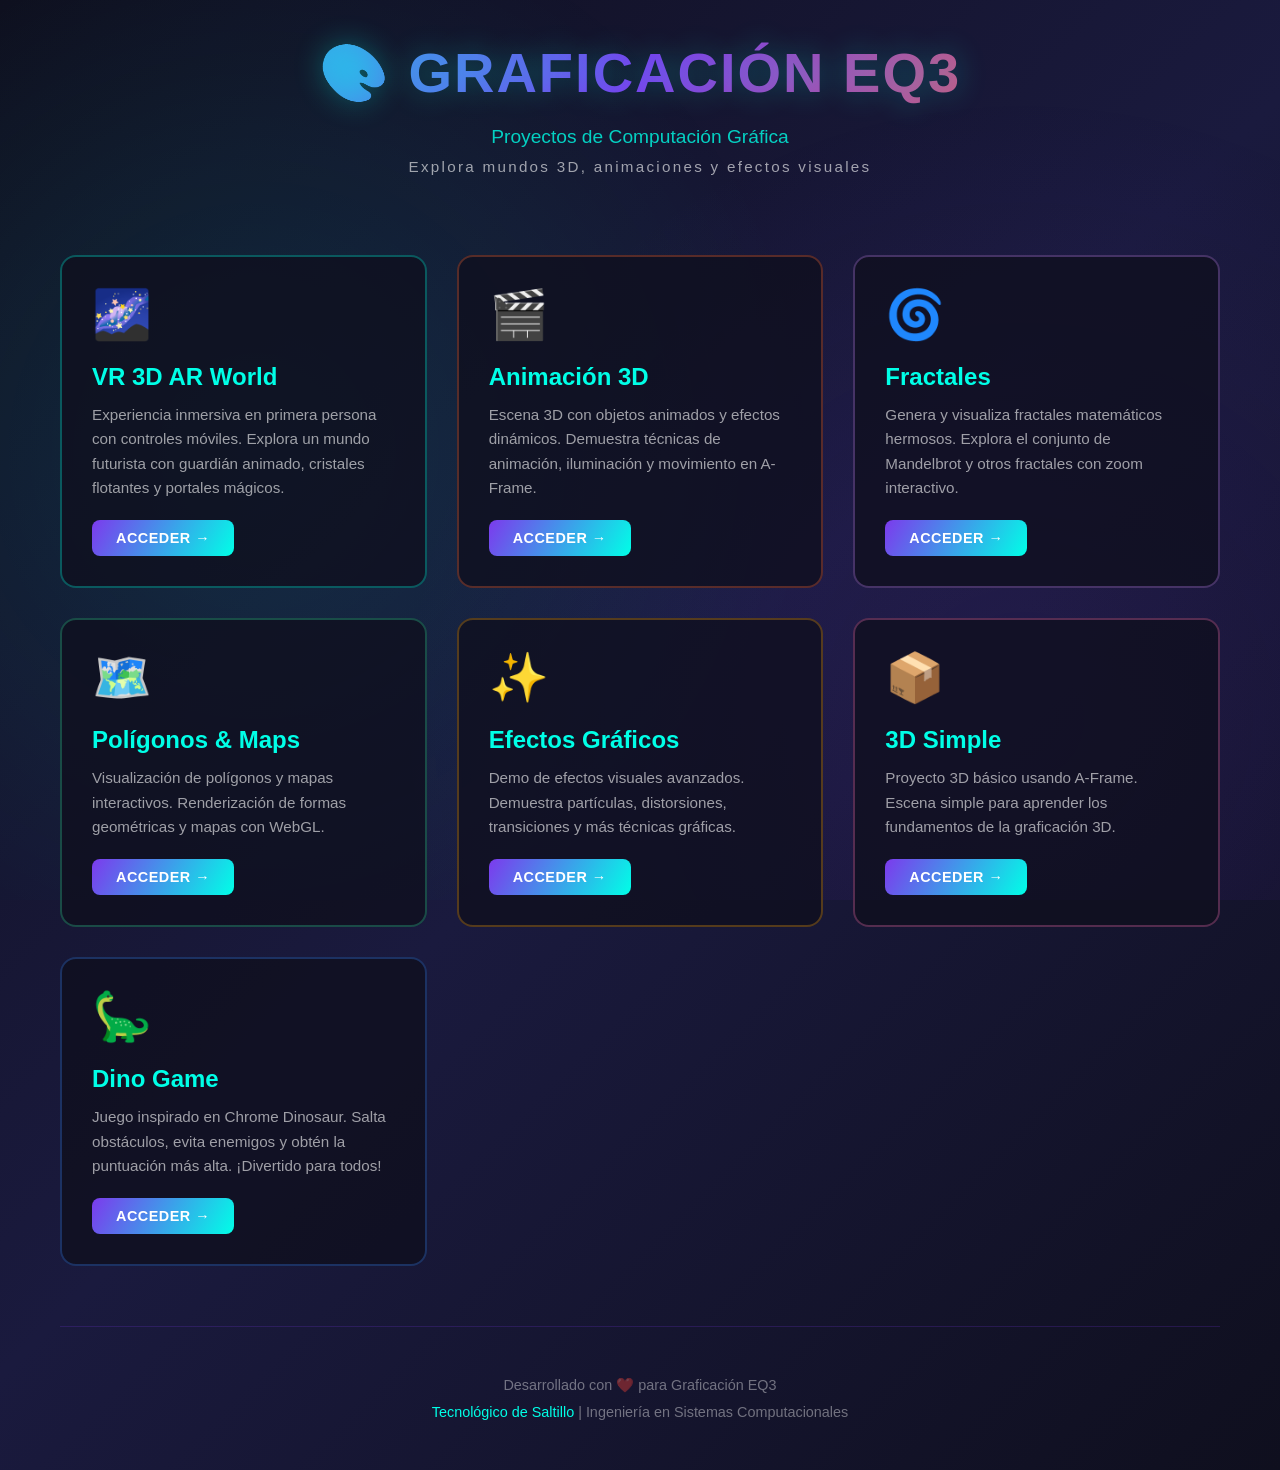
<file: index.html>
<!DOCTYPE html>
<html lang="es">
<head>
    <meta charset="UTF-8">
    <meta name="viewport" content="width=device-width, initial-scale=1.0">
    <title>Graficación EQ3 - Proyectos</title>
    <style>
        * {
            margin: 0;
            padding: 0;
            box-sizing: border-box;
        }

        body {
            font-family: 'Segoe UI', Tahoma, Geneva, Verdana, sans-serif;
            background: linear-gradient(135deg, #0f0f1e 0%, #1a1a3e 50%, #0f0f1e 100%);
            color: #ffffff;
            min-height: 100vh;
            overflow-x: hidden;
        }

        /* Animated background */
        body::before {
            content: '';
            position: fixed;
            top: 0;
            left: 0;
            width: 100%;
            height: 100%;
            background: radial-gradient(circle at 20% 50%, rgba(0, 255, 231, 0.1) 0%, transparent 50%),
                        radial-gradient(circle at 80% 80%, rgba(124, 58, 237, 0.1) 0%, transparent 50%);
            pointer-events: none;
            z-index: 0;
            animation: glow 8s ease-in-out infinite;
        }

        @keyframes glow {
            0%, 100% {
                opacity: 0.5;
            }
            50% {
                opacity: 1;
            }
        }

        .container {
            position: relative;
            z-index: 1;
            max-width: 1200px;
            margin: 0 auto;
            padding: 40px 20px;
        }

        /* Header */
        header {
            text-align: center;
            margin-bottom: 80px;
            animation: slideDown 0.8s ease-out;
        }

        @keyframes slideDown {
            from {
                opacity: 0;
                transform: translateY(-30px);
            }
            to {
                opacity: 1;
                transform: translateY(0);
            }
        }

        h1 {
            font-size: 3.5rem;
            margin-bottom: 20px;
            background: linear-gradient(120deg, #00ffe7, #7c3aed, #ff6b35);
            -webkit-background-clip: text;
            -webkit-text-fill-color: transparent;
            background-clip: text;
            text-shadow: 0 0 30px rgba(0, 255, 231, 0.3);
            letter-spacing: 2px;
        }

        .subtitle {
            font-size: 1.2rem;
            color: #00ffe7;
            opacity: 0.8;
            margin-bottom: 10px;
        }

        .tagline {
            font-size: 0.95rem;
            color: #ffffff99;
            letter-spacing: 0.15em;
        }

        /* Grid */
        .projects-grid {
            display: grid;
            grid-template-columns: repeat(auto-fit, minmax(300px, 1fr));
            gap: 30px;
            margin-bottom: 60px;
        }

        /* Project Card */
        .project-card {
            background: rgba(15, 15, 30, 0.8);
            border: 2px solid rgba(124, 58, 237, 0.3);
            border-radius: 16px;
            padding: 30px;
            cursor: pointer;
            transition: all 0.4s cubic-bezier(0.4, 0, 0.2, 1);
            overflow: hidden;
            position: relative;
            animation: fadeInUp 0.6s ease-out backwards;
        }

        .project-card:nth-child(1) { animation-delay: 0.1s; }
        .project-card:nth-child(2) { animation-delay: 0.2s; }
        .project-card:nth-child(3) { animation-delay: 0.3s; }
        .project-card:nth-child(4) { animation-delay: 0.4s; }
        .project-card:nth-child(5) { animation-delay: 0.5s; }
        .project-card:nth-child(6) { animation-delay: 0.6s; }
        .project-card:nth-child(7) { animation-delay: 0.7s; }

        @keyframes fadeInUp {
            from {
                opacity: 0;
                transform: translateY(40px);
            }
            to {
                opacity: 1;
                transform: translateY(0);
            }
        }

        .project-card::before {
            content: '';
            position: absolute;
            top: 0;
            left: -100%;
            width: 100%;
            height: 100%;
            background: linear-gradient(90deg, transparent, rgba(255, 255, 255, 0.1), transparent);
            transition: left 0.6s;
        }

        .project-card:hover::before {
            left: 100%;
        }

        .project-card:hover {
            transform: translateY(-10px);
            border-color: rgba(0, 255, 231, 0.6);
            box-shadow: 0 20px 40px rgba(0, 255, 231, 0.2), 
                        0 0 20px rgba(124, 58, 237, 0.3);
            background: rgba(15, 15, 30, 0.95);
        }

        .project-icon {
            font-size: 3rem;
            margin-bottom: 20px;
            display: block;
        }

        .project-card h2 {
            font-size: 1.5rem;
            margin-bottom: 12px;
            color: #00ffe7;
            transition: color 0.3s;
        }

        .project-card:hover h2 {
            color: #ff6b35;
        }

        .project-card p {
            color: #ffffff99;
            line-height: 1.6;
            font-size: 0.95rem;
            margin-bottom: 20px;
        }

        .project-link {
            display: inline-block;
            padding: 10px 24px;
            background: linear-gradient(120deg, #7c3aed, #00ffe7);
            border: none;
            border-radius: 8px;
            color: white;
            text-decoration: none;
            font-weight: 600;
            cursor: pointer;
            transition: all 0.3s;
            font-size: 0.9rem;
            letter-spacing: 0.5px;
        }

        .project-link:hover {
            transform: translate(5px, -2px);
            box-shadow: 0 10px 25px rgba(0, 255, 231, 0.3);
        }

        /* Color variations for each card */
        .project-card:nth-child(1) {
            border-color: rgba(0, 255, 231, 0.3);
        }
        .project-card:nth-child(1):hover {
            box-shadow: 0 20px 40px rgba(0, 255, 231, 0.2), 0 0 20px rgba(0, 255, 231, 0.3);
        }

        .project-card:nth-child(2) {
            border-color: rgba(255, 107, 53, 0.3);
        }
        .project-card:nth-child(2):hover {
            box-shadow: 0 20px 40px rgba(255, 107, 53, 0.2), 0 0 20px rgba(255, 107, 53, 0.3);
        }

        .project-card:nth-child(3) {
            border-color: rgba(192, 132, 252, 0.3);
        }
        .project-card:nth-child(3):hover {
            box-shadow: 0 20px 40px rgba(192, 132, 252, 0.2), 0 0 20px rgba(192, 132, 252, 0.3);
        }

        .project-card:nth-child(4) {
            border-color: rgba(52, 211, 153, 0.3);
        }
        .project-card:nth-child(4):hover {
            box-shadow: 0 20px 40px rgba(52, 211, 153, 0.2), 0 0 20px rgba(52, 211, 153, 0.3);
        }

        .project-card:nth-child(5) {
            border-color: rgba(245, 158, 11, 0.3);
        }
        .project-card:nth-child(5):hover {
            box-shadow: 0 20px 40px rgba(245, 158, 11, 0.2), 0 0 20px rgba(245, 158, 11, 0.3);
        }

        .project-card:nth-child(6) {
            border-color: rgba(244, 114, 182, 0.3);
        }
        .project-card:nth-child(6):hover {
            box-shadow: 0 20px 40px rgba(244, 114, 182, 0.2), 0 0 20px rgba(244, 114, 182, 0.3);
        }

        .project-card:nth-child(7) {
            border-color: rgba(59, 130, 246, 0.3);
        }
        .project-card:nth-child(7):hover {
            box-shadow: 0 20px 40px rgba(59, 130, 246, 0.2), 0 0 20px rgba(59, 130, 246, 0.3);
        }

        /* Footer */
        footer {
            text-align: center;
            padding-top: 40px;
            border-top: 1px solid rgba(124, 58, 237, 0.2);
            color: #ffffff66;
            font-size: 0.9rem;
        }

        footer p {
            margin: 10px 0;
        }

        .footer-highlight {
            color: #00ffe7;
        }

        /* Responsive */
        @media (max-width: 768px) {
            h1 {
                font-size: 2.5rem;
            }

            .projects-grid {
                grid-template-columns: 1fr;
            }

            header {
                margin-bottom: 50px;
            }
        }

        /* Pulse animation for footer */
        @keyframes pulse {
            0%, 100% { opacity: 1; }
            50% { opacity: 0.5; }
        }

        .footer-highlight {
            animation: pulse 2s ease-in-out infinite;
        }
    </style>
</head>
<body>
    <div class="container">
        <header>
            <h1>🎨 GRAFICACIÓN EQ3</h1>
            <p class="subtitle">Proyectos de Computación Gráfica</p>
            <p class="tagline">Explora mundos 3D, animaciones y efectos visuales</p>
        </header>

        <div class="projects-grid">
            <!-- VR 3D -->
            <div class="project-card">
                <span class="project-icon">🌌</span>
                <h2>VR 3D AR World</h2>
                <p>Experiencia inmersiva en primera persona con controles móviles. Explora un mundo futurista con guardián animado, cristales flotantes y portales mágicos.</p>
                <a href="VR 3D/index.html" class="project-link">ACCEDER →</a>
            </div>

            <!-- Animación 3D -->
            <div class="project-card">
                <span class="project-icon">🎬</span>
                <h2>Animación 3D</h2>
                <p>Escena 3D con objetos animados y efectos dinámicos. Demuestra técnicas de animación, iluminación y movimiento en A-Frame.</p>
                <a href="animacion_3D/index.html" class="project-link">ACCEDER →</a>
            </div>

            <!-- Fractales -->
            <div class="project-card">
                <span class="project-icon">🌀</span>
                <h2>Fractales</h2>
                <p>Genera y visualiza fractales matemáticos hermosos. Explora el conjunto de Mandelbrot y otros fractales con zoom interactivo.</p>
                <a href="Fractal/fractal.html" class="project-link">ACCEDER →</a>
            </div>

            <!-- Polígonos & Maps -->
            <div class="project-card">
                <span class="project-icon">🗺️</span>
                <h2>Polígonos & Maps</h2>
                <p>Visualización de polígonos y mapas interactivos. Renderización de formas geométricas y mapas con WebGL.</p>
                <a href="Poligonos_Maps/index.html" class="project-link">ACCEDER →</a>
            </div>

            <!-- Efectos Gráficos -->
            <div class="project-card">
                <span class="project-icon">✨</span>
                <h2>Efectos Gráficos</h2>
                <p>Demo de efectos visuales avanzados. Demuestra partículas, distorsiones, transiciones y más técnicas gráficas.</p>
                <a href="Efectos_Graficos/index.html" class="project-link">ACCEDER →</a>
            </div>

            <!-- 3D Simple -->
            <div class="project-card">
                <span class="project-icon">📦</span>
                <h2>3D Simple</h2>
                <p>Proyecto 3D básico usando A-Frame. Escena simple para aprender los fundamentos de la graficación 3D.</p>
                <a href="3D/index.html" class="project-link">ACCEDER →</a>
            </div>

            <!-- Dino Game -->
            <div class="project-card">
                <span class="project-icon">🦕</span>
                <h2>Dino Game</h2>
                <p>Juego inspirado en Chrome Dinosaur. Salta obstáculos, evita enemigos y obtén la puntuación más alta. ¡Divertido para todos!</p>
                <a href="DinoGame/index.html" class="project-link">ACCEDER →</a>
            </div>
        </div>

        <footer>
            <p>Desarrollado con ❤️ para Graficación EQ3</p>
            <p><span class="footer-highlight">Tecnológico de Saltillo</span> | Ingeniería en Sistemas Computacionales</p>
        </footer>
    </div>

    <script>
        // Smooth scroll behavior
        document.querySelectorAll('a[href^="#"]').forEach(anchor => {
            anchor.addEventListener('click', function (e) {
                e.preventDefault();
                const target = document.querySelector(this.getAttribute('href'));
                if (target) {
                    target.scrollIntoView({ behavior: 'smooth' });
                }
            });
        });

        // Particle effect on card hover (opcional)
        const cards = document.querySelectorAll('.project-card');
        cards.forEach(card => {
            card.addEventListener('mouseenter', (e) => {
                const rect = card.getBoundingClientRect();
                const x = e.clientX - rect.left;
                const y = e.clientY - rect.top;

                const sparkle = document.createElement('div');
                sparkle.style.position = 'absolute';
                sparkle.style.left = x + 'px';
                sparkle.style.top = y + 'px';
                sparkle.style.width = '10px';
                sparkle.style.height = '10px';
                sparkle.style.borderRadius = '50%';
                sparkle.style.background = 'radial-gradient(circle, #00ffe7, transparent)';
                sparkle.style.pointerEvents = 'none';
                sparkle.style.opacity = '0.8';
                
                card.appendChild(sparkle);
                
                setTimeout(() => sparkle.remove(), 300);
            });
        });
    </script>
</body>
</html>
</file>
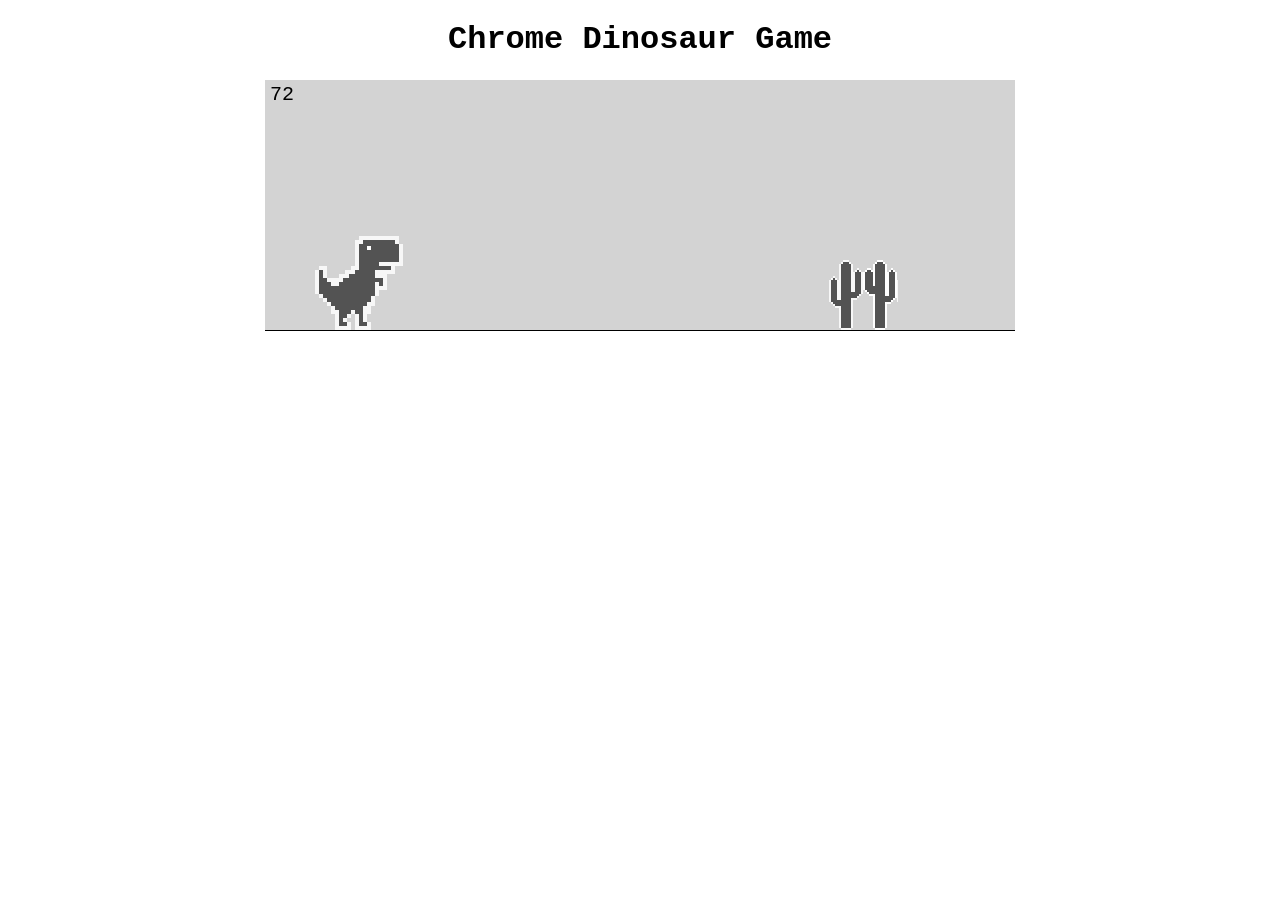
<file: DinoGame/index.html>
<!DOCTYPE html>
<html>
    <head>
        <meta charset="UTF-8">
        <meta name="viewport", content="width=device-width, initial-scale=1.0">
        <title>Chrome Dinosaur Game</title>
        <link rel="stylesheet" href="dino.css">
        <script src="dino.js"></script>
    </head>
    <body>
        <h1>Chrome Dinosaur Game</h1>
        <canvas id="board"></canvas>
    </body>
</html>
</file>
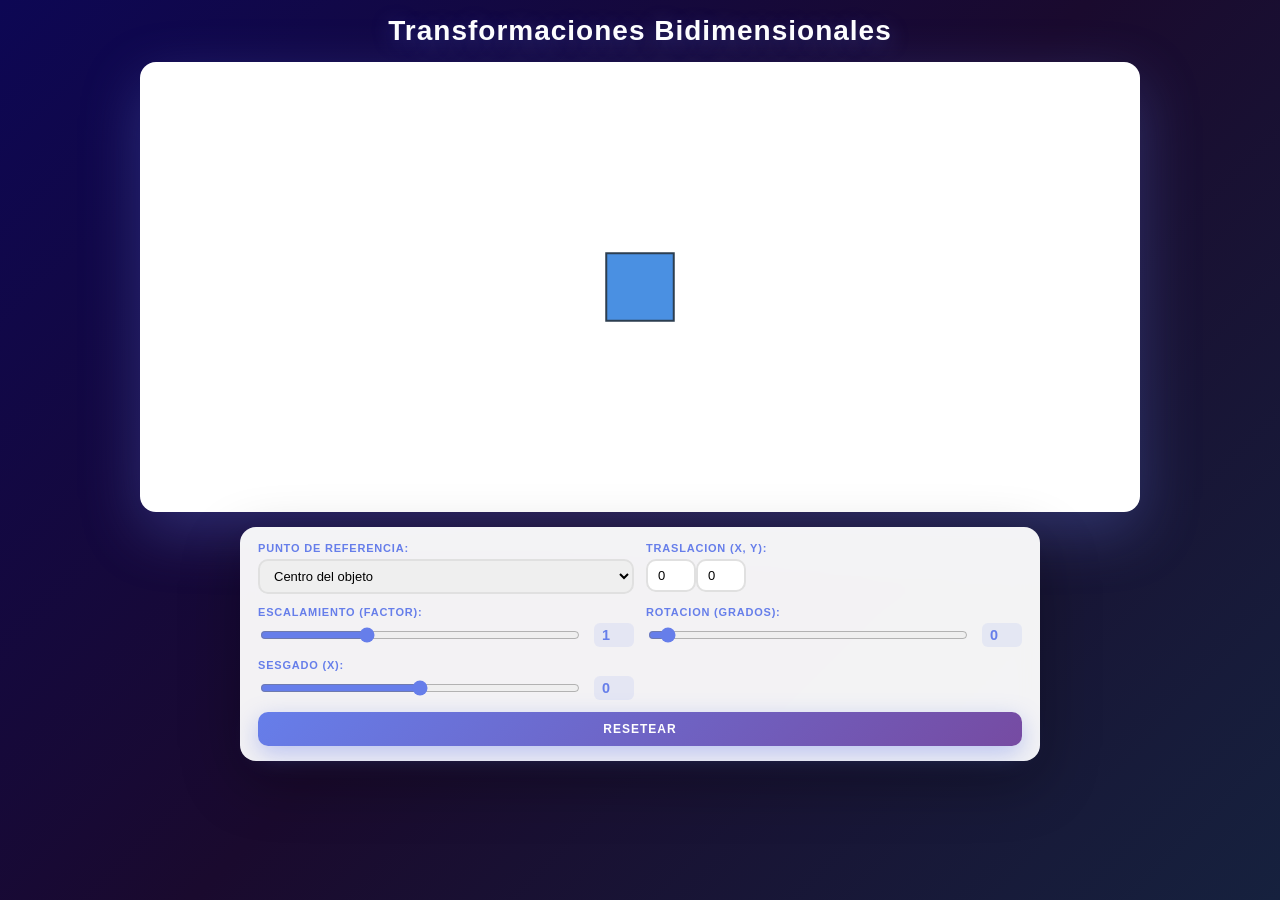
<file: Efectos_Graficos/index.html>
<!DOCTYPE html>
<html lang="es">
<head>
    <meta charset="UTF-8">
    <title>Transformaciones 2D - Graficacion</title>
    <link rel="stylesheet" href="styles.css">
</head>
<body>

    <h2 id="titulo">Transformaciones Bidimensionales</h2>
    
    <canvas id="canvas"></canvas>

    <div class="controls">
        <div class="control-group">
            <label>Punto de referencia:</label>
            <select id="pivot">
                <option value="center">Centro del objeto</option>
                <option value="vertex-tl">Vertice superior izquierdo (0,0)</option>
                <option value="vertex-tr">Vertice superior derecho (1,0)</option>
                <option value="vertex-bl">Vertice inferior izquierdo (0,1)</option>
                <option value="vertex-br">Vertice inferior derecho (1,1)</option>
            </select>
        </div>

        <!-- Opciones de Traslación -->
        <div class="control-group">
            <label>Traslacion (X, Y):</label>
            <div style="display:flex">
                <input type="number" id="transX" value="0" style="width:50px">
                <input type="number" id="transY" value="0" style="width:50px">
            </div>
        </div>

        <!-- Opciones de Escalamiento -->
        <div class="control-group">
            <label>Escalamiento (Factor):</label>
            <div class="escalamiento-input-container">
                <input type="range" id="scale" min="0.1" max="3" step="0.1" value="1" oninput="actualizarEscalamiento()">
                <span id="valor-escalamiento" style="font-size: 0.9em;">1</span>
            </div>
        </div>

        <!-- Opciones de Rotación -->
        <div class="control-group">
            <label>Rotacion (Grados):</label>
            <div class="escalamiento-input-container">
                <input type="range" id="rotate" min="0" max="360" value="0" oninput="actualizarRotacion()">
                <span id="valor-rotacion" style="font-size: 0.9em;">0</span>
            </div>
        </div>

        <!-- Opciones de Sesgado -->
        <div class="control-group">
            <label>Sesgado (X):</label>
            <div class="escalamiento-input-container">
                <input type="range" id="skew" min="-2" max="2" step="0.1" value="0" oninput="actualizarSesgado()">
                <span id="valor-sesgado" style="font-size: 0.9em;">0</span>
            </div>
        </div>
        
        <!-- Limpiar estilos dados -->
        <button onclick="resetear()" style="grid-column: span 2;">Resetear</button>
    </div>

    <script src="script.js"></script>
</body>
</html>
</file>
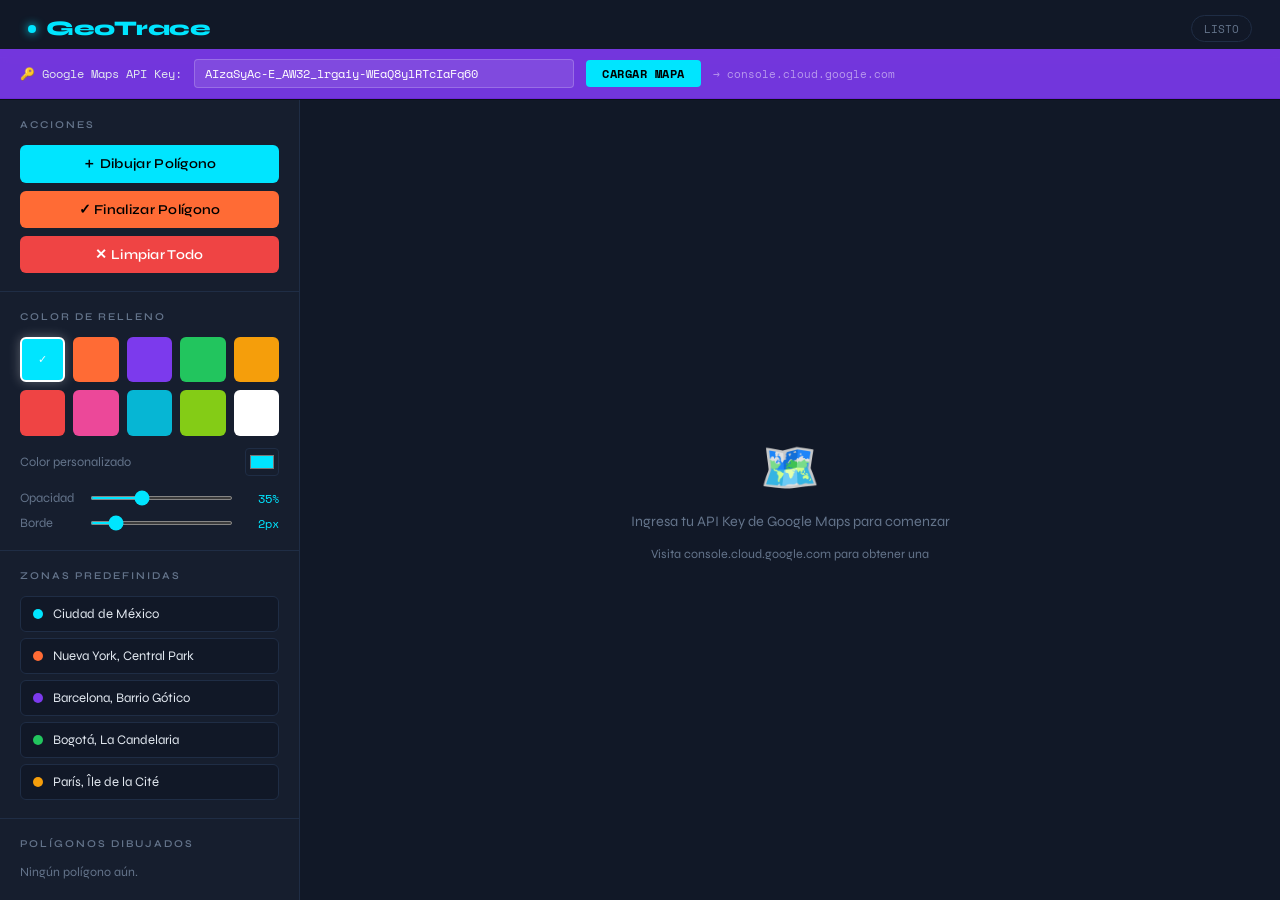
<file: Poligonos_Maps/index.html>
<!DOCTYPE html>
<html lang="es">
<head>
  <meta charset="UTF-8" />
  <meta name="viewport" content="width=device-width, initial-scale=1.0" />
  <title>GeoTrace — Polígonos en Mapa</title>
  <link href="https://fonts.googleapis.com/css2?family=Space+Mono:wght@400;700&family=Syne:wght@400;600;800&display=swap" rel="stylesheet" />
  <link rel="stylesheet" href="style.css">
</head>
<body>

<!-- HEADER -->
<header>
  <div class="logo">
    <div class="logo-dot"></div>
    GeoTrace
  </div>
  <div class="header-controls">
    <span id="status-pill">LISTO</span>
  </div>

  <!-- API KEY BANNER -->
  <div id="api-banner">
    <span>🔑 Google Maps API Key:</span>
    <input type="text" id="api-key-input" value="AIzaSyAc-E_AW32_lrgaiy-WEaQ8ylRTcIaFq60" />
    <button id="load-map-btn" onclick="loadGoogleMaps()">CARGAR MAPA</button>
    <span style="color:rgba(255,255,255,.5); font-size:0.7rem">→ console.cloud.google.com</span>
  </div>
</header>

<!-- WORKSPACE -->
<div class="workspace">

  <!-- SIDEBAR -->
  <aside class="sidebar">

    <!-- ACCIONES -->
    <div class="sidebar-section">
      <div class="section-label">Acciones</div>
      <button class="btn btn-primary" onclick="startDrawing()">＋ Dibujar Polígono</button>
      <button class="btn btn-secondary" onclick="finishPolygon()">✓ Finalizar Polígono</button>
      <button class="btn btn-danger" onclick="clearAll()">✕ Limpiar Todo</button>
    </div>

    <!-- COLOR -->
    <div class="sidebar-section">
      <div class="section-label">Color de Relleno</div>
      <div class="color-grid">
        <div class="color-swatch active" style="background:#00e5ff"  data-color="#00e5ff"  onclick="selectColor(this)"></div>
        <div class="color-swatch"        style="background:#ff6b35"  data-color="#ff6b35"  onclick="selectColor(this)"></div>
        <div class="color-swatch"        style="background:#7c3aed"  data-color="#7c3aed"  onclick="selectColor(this)"></div>
        <div class="color-swatch"        style="background:#22c55e"  data-color="#22c55e"  onclick="selectColor(this)"></div>
        <div class="color-swatch"        style="background:#f59e0b"  data-color="#f59e0b"  onclick="selectColor(this)"></div>
        <div class="color-swatch"        style="background:#ef4444"  data-color="#ef4444"  onclick="selectColor(this)"></div>
        <div class="color-swatch"        style="background:#ec4899"  data-color="#ec4899"  onclick="selectColor(this)"></div>
        <div class="color-swatch"        style="background:#06b6d4"  data-color="#06b6d4"  onclick="selectColor(this)"></div>
        <div class="color-swatch"        style="background:#84cc16"  data-color="#84cc16"  onclick="selectColor(this)"></div>
        <div class="color-swatch"        style="background:#ffffff"  data-color="#ffffff"  onclick="selectColor(this)"></div>
      </div>
      <div class="custom-color-row">
        <label>Color personalizado</label>
        <input type="color" id="custom-color" value="#00e5ff" oninput="customColor(this)" />
      </div>
      <div class="slider-row" style="margin-top:14px">
        <label>Opacidad</label>
        <input type="range" id="opacity-slider" min="0" max="100" value="35" oninput="updateOpacity(this)" />
        <span class="slider-val" id="opacity-val">35%</span>
      </div>
      <div class="slider-row" style="margin-top:8px">
        <label>Borde</label>
        <input type="range" id="stroke-slider" min="1" max="8" value="2" oninput="updateStroke(this)" />
        <span class="slider-val" id="stroke-val">2px</span>
      </div>
    </div>

    <!-- ZONAS PREDEFINIDAS -->
    <div class="sidebar-section">
      <div class="section-label">Zonas Predefinidas</div>
      <div class="zone-list">
        <div class="zone-item" onclick="loadZone('cdmx')">
          <div class="zone-dot" style="background:#00e5ff"></div>
          Ciudad de México
        </div>
        <div class="zone-item" onclick="loadZone('newyork')">
          <div class="zone-dot" style="background:#ff6b35"></div>
          Nueva York, Central Park
        </div>
        <div class="zone-item" onclick="loadZone('barcelona')">
          <div class="zone-dot" style="background:#7c3aed"></div>
          Barcelona, Barrio Gótico
        </div>
        <div class="zone-item" onclick="loadZone('bogota')">
          <div class="zone-dot" style="background:#22c55e"></div>
          Bogotá, La Candelaria
        </div>
        <div class="zone-item" onclick="loadZone('paris')">
          <div class="zone-dot" style="background:#f59e0b"></div>
          París, Île de la Cité
        </div>
      </div>
    </div>

    <!-- LISTA DE POLÍGONOS -->
    <div class="sidebar-section" style="flex:1">
      <div class="section-label">Polígonos Dibujados</div>
      <div id="polygon-list">
        <p style="font-size:0.78rem; color:var(--muted);">Ningún polígono aún.</p>
      </div>
    </div>

  </aside>

  <!-- MAP AREA -->
  <div class="map-container">
    <div id="map-placeholder">
      <div class="ph-icon">🗺️</div>
      <p>Ingresa tu API Key de Google Maps para comenzar</p>
      <p style="font-size:0.78rem">Visita console.cloud.google.com para obtener una</p>
    </div>
    <div id="map" style="display:none"></div>
    <div id="instructions">
      <div class="tip-title">✏️ Modo Dibujo Activo</div>
      <kbd>Click</kbd> para agregar punto<br>
      <kbd>Doble click</kbd> para cerrar<br>
      <kbd>✓ Finalizar</kbd> para guardar<br>
      <kbd>Esc</kbd> para cancelar
    </div>
  </div>

</div>
<script src="script.js"></script>
</body>
</html>
</file>
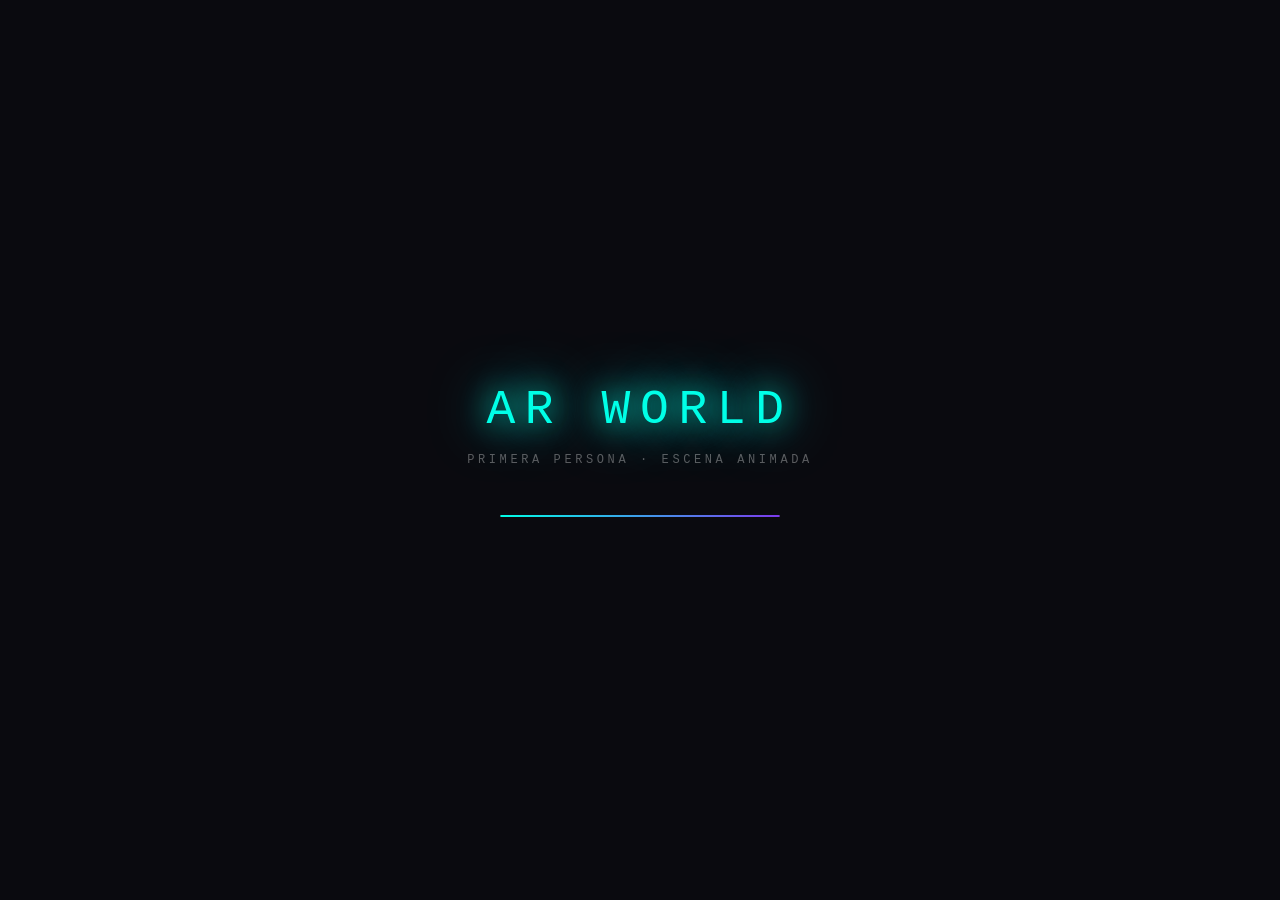
<file: VR 3D/index.html>
<!DOCTYPE html>
<html lang="es">

<head>
    <meta charset="UTF-8">
    <meta name="viewport" content="width=device-width, initial-scale=1.0, user-scalable=no">
    <title>🌍 AR World — Primera Persona</title>
    <script src="https://aframe.io/releases/1.4.0/aframe.min.js"></script>
    <link rel="stylesheet" href="style.css">
</head>

<body>

    <!-- Loading Screen -->
    <div id="loading-screen">
        <div class="logo">AR WORLD</div>
        <div class="subtitle">primera persona · escena animada</div>
        <div class="bar-container">
            <div class="bar-fill"></div>
        </div>
    </div>

    <!-- Vignette overlay -->
    <div id="vignette"></div>

    <!-- HUD -->
    <div id="hud">
        <div id="crosshair"></div>
        <div id="compass">N &nbsp;·&nbsp; NE &nbsp;·&nbsp; E &nbsp;·&nbsp; SE &nbsp;·&nbsp; S &nbsp;·&nbsp; SO
            &nbsp;·&nbsp; O</div>

        <div id="info-panel">
            <div><span class="label">MUNDO &nbsp;</span><span class="value">NEBULA-7</span></div>
            <div><span class="label">HORA &nbsp;&nbsp;</span><span class="value" id="clock">00:00</span></div>
            <div><span class="label">OBJETOS</span><span class="value"> 12 activos</span></div>
            <div style="margin-top:6px; color:#ffffff33; font-size:0.55rem;">AFRAME v1.4 · WEBGL</div>
        </div>

        <div id="controls-hint">
            <div class="hint-key"><span>W A S D</span> mover</div>
            <div class="hint-key"><span>MOUSE</span> mirar</div>
            <div class="hint-key"><span>CLICK</span> capturar cursor</div>
        </div>

        <div id="mobile-hint">TOCA EL JOYSTICK PARA MOVER · ARRASTRA PARA MIRAR</div>
    </div>

    <!-- Mobile Joystick Controls -->
    <div id="mobile-controls" style="display: none;">
        <!-- Movement Joystick -->
        <div id="joystick-container">
            <div id="joystick-base">
                <div id="joystick-stick"></div>
            </div>
        </div>

        <!-- Camera Control Zone -->
        <div id="camera-control-zone"></div>
    </div>

    <!-- ======================= A-FRAME SCENE ======================= -->
    <a-scene fog="type: exponential; color: #0d0d1a; density: 0.02"
        renderer="antialias: true; colorManagement: true; physicallyCorrectLights: true" background="color: #0d0d1a"
        stats="false">

        <!-- ── Assets ── -->
        <a-assets>
            <!-- No external assets needed, everything procedural -->
        </a-assets>

        <!-- ══════════════════════════════════════════
       CÁMARA PRIMERA PERSONA
  ══════════════════════════════════════════ -->
        <a-entity id="rig" position="0 0 8" wasd-controls="acceleration: 25; fly: false">
            <a-camera look-controls="pointerLockEnabled: true" fov="80" near="0.05" far="300">
                <!-- Arma / objeto en mano -->
                <a-entity position="0.3 -0.35 -0.6" rotation="0 -10 0">
                    <!-- cuerpo del "dispositivo" -->
                    <a-box width="0.08" height="0.05" depth="0.22" color="#1a1a2e" metalness="0.9" roughness="0.2">
                    </a-box>
                    <!-- pantalla del dispositivo -->
                    <a-plane position="0 0.031 0" rotation="-90 0 0" width="0.065" height="0.12" color="#00ffe7"
                        opacity="0.9" material="emissive: #00ffe7; emissiveIntensity: 0.4; side: front">
                    </a-plane>
                    <!-- luz del dispositivo -->
                    <a-light type="point" color="#00ffe7" intensity="0.6" distance="2" position="0 0.1 0"></a-light>
                </a-entity>
            </a-camera>
        </a-entity>

        <!-- ══════════════════════════════════════════
       ILUMINACIÓN
  ══════════════════════════════════════════ -->
        <!-- Luz ambiental tenue -->
        <a-light type="ambient" color="#1a0a2e" intensity="0.4"></a-light>

        <!-- Luna / sol lejano -->
        <a-light type="directional" color="#a0c4ff" intensity="0.6" position="-10 30 -20" cast-shadow="true">
        </a-light>

        <!-- Punto de luz cálido en el centro -->
        <a-light type="point" color="#ff6b35" intensity="1.2" distance="20" position="0 4 0"
            animation="property: intensity; to: 1.8; dir: alternate; dur: 2000; loop: true; easing: easeInOutSine">
        </a-light>

        <!-- ══════════════════════════════════════════
       SUELO — GRID FUTURISTA
  ══════════════════════════════════════════ -->
        <!-- Plano base oscuro -->
        <a-plane position="0 0 0" rotation="-90 0 0" width="200" height="200" color="#080812" metalness="0.3"
            roughness="0.8"></a-plane>

        <!-- Grid lines X -->
        <a-entity id="grid">
            <!-- Se genera via JS debajo -->
        </a-entity>

        <!-- ══════════════════════════════════════════
       CIELO — CÚPULA ESTELAR
  ══════════════════════════════════════════ -->
        <a-sky color="#060610"></a-sky>

        <!-- Estrellas (muchos puntos pequeños) -->
        <a-entity id="stars"></a-entity>

        <!-- ══════════════════════════════════════════
       PERSONAJE ANIMADO CENTRAL — "GUARDIÁN"
  ══════════════════════════════════════════ -->
        <a-entity id="guardian" position="0 0 -5">

            <!-- Cuerpo principal -->
            <a-cylinder id="guardian-body" position="0 1.1 0" radius="0.35" height="0.9" color="#7c3aed" metalness="0.8"
                roughness="0.2"
                animation__bob="property: position; from: 0 1.1 0; to: 0 1.4 0; dir: alternate; dur: 1800; loop: true; easing: easeInOutSine"
                animation__rotate="property: rotation; to: 0 360 0; dur: 8000; loop: true; easing: linear"></a-cylinder>

            <!-- Cabeza -->
            <a-sphere id="guardian-head" position="0 1.85 0" radius="0.28" color="#9d5cf6" metalness="0.7"
                roughness="0.3"
                animation__bob="property: position; from: 0 1.85 0; to: 0 2.15 0; dir: alternate; dur: 1800; loop: true; easing: easeInOutSine"></a-sphere>

            <!-- Ojos izquierdo -->
            <a-sphere position="-0.1 1.92 0.24" radius="0.055" color="#00ffe7"
                animation__bob="property: position; from: -0.1 1.92 0.24; to: -0.1 2.22 0.24; dir: alternate; dur: 1800; loop: true; easing: easeInOutSine"
                material="emissive: #00ffe7; emissiveIntensity: 1">
            </a-sphere>
            <!-- Ojos derecho -->
            <a-sphere position="0.1 1.92 0.24" radius="0.055" color="#00ffe7"
                animation__bob="property: position; from: 0.1 1.92 0.24; to: 0.1 2.22 0.24; dir: alternate; dur: 1800; loop: true; easing: easeInOutSine"
                material="emissive: #00ffe7; emissiveIntensity: 1">
            </a-sphere>

            <!-- Hombros / brazos -->
            <a-sphere position="-0.5 1.2 0" radius="0.18" color="#6d28d9" metalness="0.8"
                animation__bob="property: position; from: -0.5 1.2 0; to: -0.5 1.5 0; dir: alternate; dur: 1800; loop: true; easing: easeInOutSine"></a-sphere>
            <a-sphere position="0.5 1.2 0" radius="0.18" color="#6d28d9" metalness="0.8"
                animation__bob="property: position; from: 0.5 1.2 0; to: 0.5 1.5 0; dir: alternate; dur: 1800; loop: true; easing: easeInOutSine"></a-sphere>

            <!-- Brazos -->
            <a-cylinder position="-0.55 0.8 0" radius="0.07" height="0.55" color="#5b21b6" rotation="0 0 15"
                animation__bob="property: position; from: -0.55 0.8 0; to: -0.55 1.1 0; dir: alternate; dur: 1800; loop: true; easing: easeInOutSine"></a-cylinder>
            <a-cylinder position="0.55 0.8 0" radius="0.07" height="0.55" color="#5b21b6" rotation="0 0 -15"
                animation__bob="property: position; from: 0.55 0.8 0; to: 0.55 1.1 0; dir: alternate; dur: 1800; loop: true; easing: easeInOutSine"></a-cylinder>

            <!-- Piernas -->
            <a-cylinder position="-0.15 0.3 0" radius="0.1" height="0.6" color="#4c1d95"
                animation__bob="property: position; from: -0.15 0.3 0; to: -0.15 0.6 0; dir: alternate; dur: 1800; loop: true; easing: easeInOutSine"></a-cylinder>
            <a-cylinder position="0.15 0.3 0" radius="0.1" height="0.6" color="#4c1d95"
                animation__bob="property: position; from: 0.15 0.3 0; to: 0.15 0.6 0; dir: alternate; dur: 1800; loop: true; easing: easeInOutSine"></a-cylinder>

            <!-- Aura / halo animado -->
            <a-torus position="0 1.1 0" radius="0.7" radius-tubular="0.03" color="#00ffe7"
                material="emissive: #00ffe7; emissiveIntensity: 0.5; transparent: true; opacity: 0.6"
                animation__spin="property: rotation; from: 90 0 0; to: 90 360 0; dur: 3000; loop: true; easing: linear"
                animation__bob="property: position; from: 0 1.1 0; to: 0 1.4 0; dir: alternate; dur: 1800; loop: true; easing: easeInOutSine"></a-torus>
            <a-torus position="0 1.1 0" radius="0.9" radius-tubular="0.02" color="#ff6b35"
                material="emissive: #ff6b35; emissiveIntensity: 0.4; transparent: true; opacity: 0.4"
                animation__spin="property: rotation; from: 70 30 0; to: 70 390 0; dur: 5000; loop: true; easing: linear"
                animation__bob="property: position; from: 0 1.1 0; to: 0 1.4 0; dir: alternate; dur: 1800; loop: true; easing: easeInOutSine"></a-torus>

            <!-- Luz propia del guardián -->
            <a-light type="point" color="#7c3aed" intensity="2" distance="8" position="0 1.5 0"
                animation="property: intensity; from: 1.5; to: 3; dir: alternate; dur: 1800; loop: true; easing: easeInOutSine">
            </a-light>

        </a-entity>

        <!-- ══════════════════════════════════════════
       CRISTALES ANIMADOS ALREDEDOR
  ══════════════════════════════════════════ -->

        <!-- Cristal 1 -->
        <a-cone position="-4 0 -3" radius-bottom="0.3" radius-top="0.05" height="2.5" color="#00ffe7"
            material="emissive: #00ffe7; emissiveIntensity: 0.3; transparent: true; opacity: 0.7; wireframe: false"
            animation__spin="property: rotation; to: 0 360 0; dur: 6000; loop: true; easing: linear"
            animation__float="property: position; from: -4 0 -3; to: -4 0.5 -3; dir: alternate; dur: 2200; loop: true; easing: easeInOutSine"></a-cone>
        <a-cone position="-4 2.5 -3" radius-bottom="0.05" radius-top="0.3" height="2.5" color="#00ffe7"
            material="emissive: #00ffe7; emissiveIntensity: 0.3; transparent: true; opacity: 0.7"
            animation__spin="property: rotation; to: 0 360 0; dur: 6000; loop: true; easing: linear"
            animation__float="property: position; from: -4 2.5 -3; to: -4 3 -3; dir: alternate; dur: 2200; loop: true; easing: easeInOutSine"></a-cone>

        <!-- Cristal 2 -->
        <a-cone position="4 0 -4" radius-bottom="0.25" radius-top="0.04" height="2" color="#ff6b35"
            material="emissive: #ff6b35; emissiveIntensity: 0.4; transparent: true; opacity: 0.75"
            animation__spin="property: rotation; to: 0 -360 0; dur: 5000; loop: true; easing: linear"
            animation__float="property: position; from: 4 0 -4; to: 4 0.7 -4; dir: alternate; dur: 2600; loop: true; easing: easeInOutSine"></a-cone>
        <a-cone position="4 2 -4" radius-bottom="0.04" radius-top="0.25" height="2" color="#ff6b35"
            material="emissive: #ff6b35; emissiveIntensity: 0.4; transparent: true; opacity: 0.75"
            animation__spin="property: rotation; to: 0 -360 0; dur: 5000; loop: true; easing: linear"
            animation__float="property: position; from: 4 2 -4; to: 4 2.7 -4; dir: alternate; dur: 2600; loop: true; easing: easeInOutSine"></a-cone>

        <!-- Cristal 3 (atrás izquierda) -->
        <a-cone position="-6 0 -8" radius-bottom="0.4" radius-top="0.06" height="3.5" color="#c084fc"
            material="emissive: #c084fc; emissiveIntensity: 0.35; transparent: true; opacity: 0.65"
            animation__spin="property: rotation; to: 0 360 0; dur: 9000; loop: true; easing: linear"
            animation__float="property: position; from: -6 0 -8; to: -6 0.4 -8; dir: alternate; dur: 3000; loop: true; easing: easeInOutSine"></a-cone>

        <!-- ══════════════════════════════════════════
       ESFERAS ORBITANDO AL GUARDIÁN
  ══════════════════════════════════════════ -->
        <a-entity position="0 1.3 -5"
            animation="property: rotation; to: 0 360 0; dur: 4000; loop: true; easing: linear">
            <a-sphere position="1.4 0 0" radius="0.18" color="#f59e0b"
                material="emissive: #f59e0b; emissiveIntensity: 0.8">
            </a-sphere>
        </a-entity>

        <a-entity position="0 1.3 -5"
            animation="property: rotation; to: 0 -360 0; dur: 6000; loop: true; easing: linear">
            <a-sphere position="0 0 1.8" radius="0.12" color="#34d399"
                material="emissive: #34d399; emissiveIntensity: 0.8">
            </a-sphere>
        </a-entity>

        <a-entity position="0 1.3 -5"
            animation="property: rotation; from: 45 0 0; to: 45 360 0; dur: 7000; loop: true; easing: linear">
            <a-sphere position="2 0 0" radius="0.1" color="#f472b6"
                material="emissive: #f472b6; emissiveIntensity: 0.9">
            </a-sphere>
        </a-entity>

        <!-- ══════════════════════════════════════════
       PORTALES / ARCOS
  ══════════════════════════════════════════ -->
        <!-- Portal izquierdo -->
        <a-entity position="-8 0 -10">
            <a-torus radius="2" radius-tubular="0.12" color="#7c3aed"
                material="emissive: #7c3aed; emissiveIntensity: 0.6"
                animation="property: rotation; from: 0 0 0; to: 0 5 0; dir: alternate; dur: 4000; loop: true; easing: easeInOutSine">
            </a-torus>
            <!-- Interior del portal -->
            <a-circle radius="1.85" color="#3b0764"
                material="transparent: true; opacity: 0.5; emissive: #4c1d95; emissiveIntensity: 0.4; side: double">
            </a-circle>
            <a-light type="point" color="#7c3aed" intensity="2" distance="6"></a-light>
        </a-entity>

        <!-- Portal derecho -->
        <a-entity position="8 0 -10">
            <a-torus radius="2" radius-tubular="0.12" color="#00ffe7"
                material="emissive: #00ffe7; emissiveIntensity: 0.6"
                animation="property: rotation; from: 0 0 0; to: 0 -5 0; dir: alternate; dur: 3500; loop: true; easing: easeInOutSine">
            </a-torus>
            <a-circle radius="1.85" color="#003d3d"
                material="transparent: true; opacity: 0.5; emissive: #006666; emissiveIntensity: 0.4; side: double">
            </a-circle>
            <a-light type="point" color="#00ffe7" intensity="2" distance="6"></a-light>
        </a-entity>

        <!-- ══════════════════════════════════════════
       PARTÍCULAS FLOTANTES (cubos pequeños)
  ══════════════════════════════════════════ -->

        <!-- Se generan via JS -->
        <a-entity id="particles"></a-entity>

        <!-- ══════════════════════════════════════════
       TORRES / ESTRUCTURAS DEL ESCENARIO
  ══════════════════════════════════════════ -->
        <!-- Torre izquierda lejana -->
        <a-cylinder position="-12 0 -20" radius="0.8" height="16" color="#1a1a2e" metalness="0.6" roughness="0.4">
        </a-cylinder>
        <a-cylinder position="-12 8 -20" radius="1.1" height="0.5" color="#7c3aed"
            material="emissive: #7c3aed; emissiveIntensity: 0.5">
        </a-cylinder>
        <a-light type="point" color="#7c3aed" intensity="3" distance="10" position="-12 9 -20"
            animation="property: intensity; from: 2; to: 4; dir: alternate; dur: 1500; loop: true; easing: easeInOutSine">
        </a-light>

        <!-- Torre derecha lejana -->
        <a-cylinder position="12 0 -20" radius="0.8" height="12" color="#1a1a2e" metalness="0.6" roughness="0.4">
        </a-cylinder>
        <a-cylinder position="12 6 -20" radius="1.1" height="0.5" color="#00ffe7"
            material="emissive: #00ffe7; emissiveIntensity: 0.5">
        </a-cylinder>
        <a-light type="point" color="#00ffe7" intensity="3" distance="10" position="12 7 -20"
            animation="property: intensity; from: 2; to: 4; dir: alternate; dur: 2000; loop: true; easing: easeInOutSine">
        </a-light>

        <!-- Torre central trasera -->
        <a-cylinder position="0 0 -30" radius="1.5" height="20" color="#0d0d1a" metalness="0.7">
        </a-cylinder>
        <a-sphere position="0 10.5 -30" radius="1.8" color="#ff6b35"
            material="emissive: #ff6b35; emissiveIntensity: 0.6; transparent: true; opacity: 0.85"
            animation="property: scale; from: 1 1 1; to: 1.15 1.15 1.15; dir: alternate; dur: 2500; loop: true; easing: easeInOutSine">
        </a-sphere>

        <!-- ══════════════════════════════════════════
       PLATAFORMAS FLOTANTES
  ══════════════════════════════════════════ -->
        <a-box position="-5 2.5 -12" width="3" height="0.3" depth="3" color="#1e1b4b" metalness="0.8"
            animation="property: position; from: -5 2.5 -12; to: -5 3.2 -12; dir: alternate; dur: 3500; loop: true; easing: easeInOutSine">
            <a-light type="point" color="#7c3aed" intensity="1" distance="4" position="0 0.5 0"></a-light>
        </a-box>

        <a-box position="5 1.8 -15" width="2.5" height="0.3" depth="2.5" color="#1e1b4b" metalness="0.8"
            animation="property: position; from: 5 1.8 -15; to: 5 2.8 -15; dir: alternate; dur: 4200; loop: true; easing: easeInOutSine">
            <a-light type="point" color="#00ffe7" intensity="1" distance="4" position="0 0.5 0"></a-light>
        </a-box>

        <a-box position="0 4 -18" width="4" height="0.3" depth="4" color="#1e1b4b" metalness="0.8"
            animation="property: position; from: 0 4 -18; to: 0 5 -18; dir: alternate; dur: 5000; loop: true; easing: easeInOutSine">
            <a-sphere position="0 0.8 0" radius="0.4" color="#f59e0b" material="emissive: #f59e0b; emissiveIntensity: 1"
                animation="property: rotation; to: 0 360 0; dur: 2000; loop: true; easing: linear">
            </a-sphere>
        </a-box>

        <!-- ══════════════════════════════════════════
       LÍNEAS DE ENERGÍA EN EL SUELO
  ══════════════════════════════════════════ -->
        <!-- Líneas que se extienden desde el guardián -->
        <a-cylinder position="0 0.01 -2.5" radius="0.04" height="5" rotation="90 0 0" color="#7c3aed"
            material="emissive: #7c3aed; emissiveIntensity: 0.8; transparent: true; opacity: 0.7"
            animation="property: material.opacity; from: 0.2; to: 0.9; dir: alternate; dur: 1000; loop: true">
        </a-cylinder>
        <a-cylinder position="-2 0.01 -5" radius="0.03" height="4" rotation="90 60 0" color="#00ffe7"
            material="emissive: #00ffe7; emissiveIntensity: 0.8; transparent: true; opacity: 0.5"
            animation="property: material.opacity; from: 0.1; to: 0.8; dir: alternate; dur: 1400; loop: true">
        </a-cylinder>
        <a-cylinder position="2 0.01 -5" radius="0.03" height="4" rotation="90 -60 0" color="#00ffe7"
            material="emissive: #00ffe7; emissiveIntensity: 0.8; transparent: true; opacity: 0.5"
            animation="property: material.opacity; from: 0.1; to: 0.8; dir: alternate; dur: 1200; loop: true">
        </a-cylinder>
    </a-scene>
    <script src="script.js"></script>
</body>

</html>
</file>
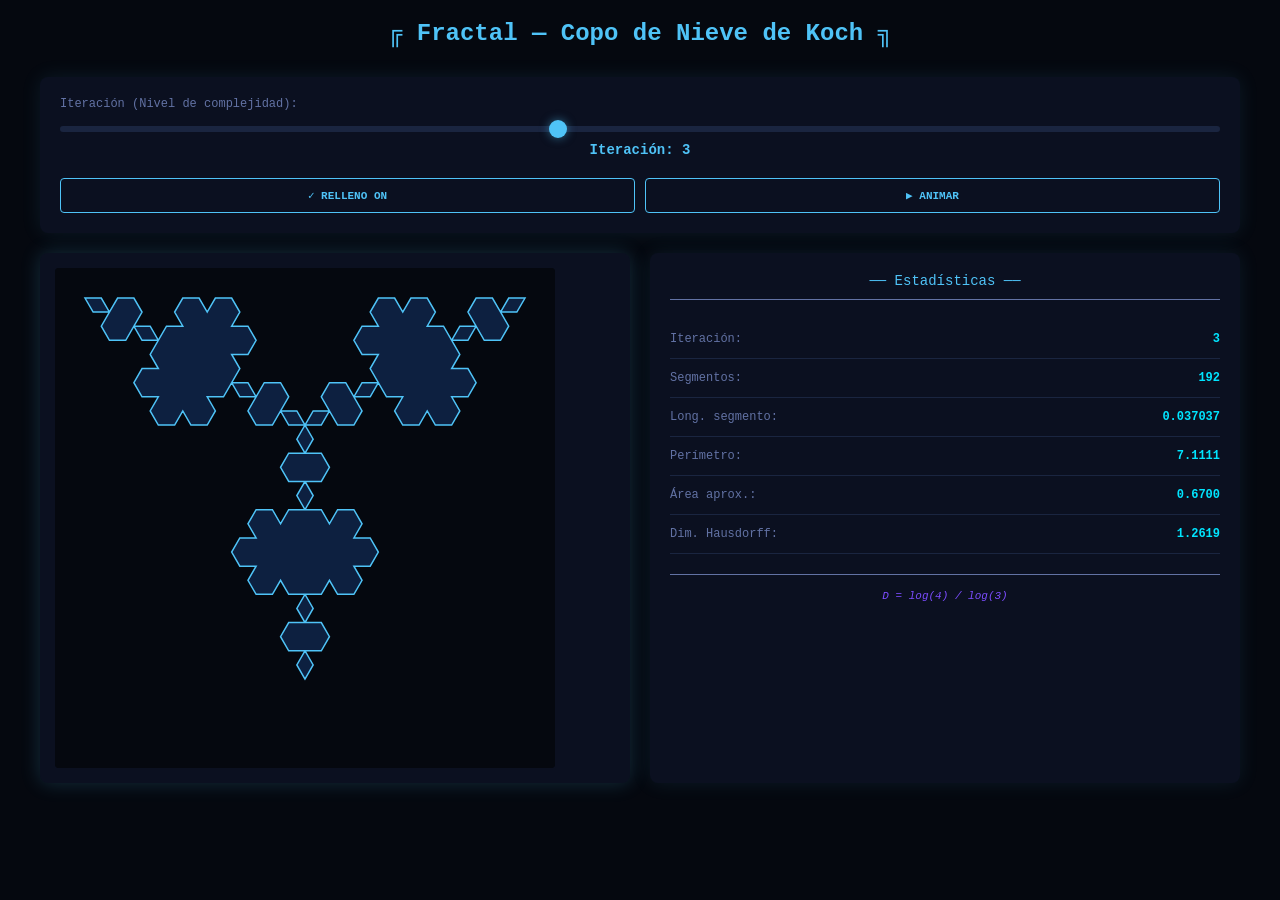
<file: Fractal/fractal.html>
<!DOCTYPE html>
<html lang="es">
<head>
    <meta charset="UTF-8">
    <meta name="viewport" content="width=device-width, initial-scale=1.0">
    <title>Fractal - Copo de Nieve de Koch</title>
    <link rel="stylesheet" href="styles.css">
</head>
<body>
    <div class="contenedor">
        <h1>╔ Fractal — Copo de Nieve de Koch ╗</h1>

        <!-- CONTROLES -->
        <div class="controles">
            <div class="control-grupo">
                <label>Iteración (Nivel de complejidad):</label>
                <input type="range" id="slider-iteracion" min="0" max="7" value="3">
                <div class="valor-slider">Iteración: <span id="valor-iteracion">3</span></div>
            </div>

            <div class="botones-grid">
                <button id="btn-relleno">✓ Relleno ON</button>
                <button id="btn-animar">▶ Animar</button>
            </div>
        </div>

        <!-- PANEL PRINCIPAL: LIENZO + ESTADÍSTICAS -->
        <div class="panel-principal">
            <div class="lienzo-contenedor">
                <canvas id="canvas-principal" width="500" height="500"></canvas>
            </div>

            <div class="panel-stats">
                <div class="stats-titulo">── Estadísticas ──</div>
                <div class="stats-fila">
                    <span class="stats-label">Iteración:</span>
                    <span class="stats-valor" id="stat-iteracion">3</span>
                </div>
                <div class="stats-fila">
                    <span class="stats-label">Segmentos:</span>
                    <span class="stats-valor" id="stat-segmentos">0</span>
                </div>
                <div class="stats-fila">
                    <span class="stats-label">Long. segmento:</span>
                    <span class="stats-valor" id="stat-long-seg">0.0000</span>
                </div>
                <div class="stats-fila">
                    <span class="stats-label">Perímetro:</span>
                    <span class="stats-valor" id="stat-perimetro">0.0000</span>
                </div>
                <div class="stats-fila">
                    <span class="stats-label">Área aprox.:</span>
                    <span class="stats-valor" id="stat-area">0.0000</span>
                </div>
                <div class="stats-fila">
                    <span class="stats-label">Dim. Hausdorff:</span>
                    <span class="stats-valor" id="stat-dim">0.0000</span>
                </div>
                <div class="formula">D = log(4) / log(3)</div>
            </div>
        </div>
    </div>
    <script src="script.js"></script>
</body>
</html>
</file>
<file: DinoGame/dino.css>
body {
    font-family:'Courier New', Courier, monospace;
    text-align: center;
}

#board {
    background-color: lightgray;
    border-bottom: 1px solid black;
}
</file>
<file: Efectos_Graficos/styles.css>
:root {
    --primary: #667eea;
    --secondary: #764ba2;
    --accent: #f093fb;
}

* {
    box-sizing: border-box;
}

body {
    font-family: 'Segoe UI', Tahoma, Geneva, Verdana, sans-serif;
    display: flex;
    flex-direction: column;
    align-items: center;
    background: linear-gradient(135deg, #0d0754 0%, #1a0a2e 50%, #16213e 100%);
    padding: 15px;
    margin: 0;
    min-height: 100vh;
    gap: 15px;
}

#titulo {
    color: #fff;
    font-size: 28px;
    font-weight: 700;
    margin: 0;
    text-shadow: 0 4px 20px rgba(102, 126, 234, 0.4);
    letter-spacing: 1px;
}

canvas {
    background: white;
    border-radius: 16px;
    box-shadow: 0 20px 60px rgba(102, 126, 234, 0.3);
    height: 50vh;
    width: 80%;
    transition: box-shadow 0.3s ease;
}

canvas:hover {
    box-shadow: 0 25px 70px rgba(102, 126, 234, 0.5);
}

.controls {
    background: rgba(255, 255, 255, 0.95);
    border-radius: 16px;
    padding: 15px 18px;
    display: grid;
    grid-template-columns: 1fr 1fr;
    gap: 12px;
    box-shadow: 0 20px 60px rgba(0, 0, 0, 0.3);
    backdrop-filter: blur(10px);
    width: 90%;
    max-width: 800px;
}

.control-group {
    display: flex;
    flex-direction: column;
    gap: 5px;
}

.control-group label {
    font-weight: 700;
    color: #333;
    font-size: 11px;
    text-transform: uppercase;
    letter-spacing: 0.8px;
    color: var(--primary);
}

input[type="number"],
input[type="range"],
select {
    padding: 7px 10px;
    border: 2px solid #e0e0e0;
    border-radius: 10px;
    font-size: 13px;
    transition: all 0.3s ease;
    font-weight: 500;
}

input[type="number"],
select {
    width: 100%;
}

input[type="range"] {
    cursor: pointer;
    accent-color: var(--primary);
    height: 6px;
}

input[type="number"]:focus,
input[type="range"]:focus,
select:focus {
    outline: none;
    border-color: var(--primary);
    box-shadow: 0 0 0 4px rgba(102, 126, 234, 0.15);
}

.escalamiento-input-container {
    display: flex;
    align-items: center;
    gap: 12px;
}

.escalamiento-input-container input[type="range"] {
    flex: 1;
}

.escalamiento-input-container span {
    font-weight: 700;
    color: var(--primary);
    min-width: 40px;
    font-size: 13px;
    background: rgba(102, 126, 234, 0.1);
    padding: 4px 8px;
    border-radius: 6px;
}

button {
    grid-column: span 2;
    padding: 10px 14px;
    background: linear-gradient(135deg, var(--primary), var(--secondary));
    color: white;
    border: none;
    border-radius: 10px;
    font-size: 12px;
    font-weight: 700;
    cursor: pointer;
    text-transform: uppercase;
    letter-spacing: 1px;
    box-shadow: 0 8px 25px rgba(102, 126, 234, 0.4);
    transition: all 0.3s ease;
}

button:hover {
    transform: translateY(-3px);
    box-shadow: 0 12px 35px rgba(102, 126, 234, 0.6);
}

button:active {
    transform: translateY(-1px);
}
</file>
<file: Poligonos_Maps/style.css>
*, *::before, *::after { box-sizing: border-box; margin: 0; padding: 0; }

    :root {
      --bg:       #0b0f1a;
      --surface:  #111827;
      --panel:    #161e2e;
      --border:   #1f2d45;
      --accent:   #00e5ff;
      --accent2:  #ff6b35;
      --accent3:  #7c3aed;
      --text:     #e2e8f0;
      --muted:    #64748b;
      --success:  #22c55e;
    }

    body {
      font-family: 'Syne', sans-serif;
      background: var(--bg);
      color: var(--text);
      height: 100vh;
      display: grid;
      grid-template-rows: auto 1fr;
      overflow: hidden;
    }

    /* ── HEADER ── */
    header {
      display: flex;
      align-items: center;
      justify-content: space-between;
      padding: 0 28px;
      height: 58px;
      background: var(--surface);
      border-bottom: 1px solid var(--border);
      position: relative;
      z-index: 100;
    }

    .logo {
      font-weight: 800;
      font-size: 1.3rem;
      letter-spacing: -0.5px;
      color: var(--accent);
      display: flex;
      align-items: center;
      gap: 10px;
    }
    .logo-dot { width: 8px; height: 8px; border-radius: 50%; background: var(--accent); box-shadow: 0 0 10px var(--accent); animation: pulse 2s infinite; }
    @keyframes pulse { 0%,100%{opacity:1} 50%{opacity:.4} }

    .header-controls {
      display: flex;
      align-items: center;
      gap: 10px;
    }

    /* API KEY BANNER */
    #api-banner {
      position: absolute;
      bottom: -42px;
      left: 0; right: 0;
      background: rgba(124,58,237,.92);
      padding: 10px 20px;
      font-family: 'Space Mono', monospace;
      font-size: 0.75rem;
      display: flex;
      align-items: center;
      gap: 12px;
      backdrop-filter: blur(6px);
      border-bottom: 1px solid #6d28d9;
      z-index: 99;
    }
    #api-key-input {
      flex: 1; max-width: 380px;
      background: rgba(255,255,255,.1);
      border: 1px solid rgba(255,255,255,.2);
      border-radius: 4px;
      padding: 5px 10px;
      color: #fff;
      font-family: 'Space Mono', monospace;
      font-size: 0.75rem;
      outline: none;
    }
    #api-key-input::placeholder { color: rgba(255,255,255,.45); }
    #load-map-btn {
      background: var(--accent);
      color: #000;
      border: none;
      padding: 5px 16px;
      border-radius: 4px;
      font-family: 'Space Mono', monospace;
      font-size: 0.75rem;
      font-weight: 700;
      cursor: pointer;
      letter-spacing: .5px;
      transition: opacity .2s;
    }
    #load-map-btn:hover { opacity: .8; }

    /* ── LAYOUT ── */
    .workspace {
      display: grid;
      grid-template-columns: 300px 1fr;
      overflow: hidden;
      margin-top: 42px; /* space for banner */
    }

    /* ── SIDEBAR ── */
    .sidebar {
      background: var(--panel);
      border-right: 1px solid var(--border);
      display: flex;
      flex-direction: column;
      overflow-y: auto;
      overflow-x: hidden;
    }

    .sidebar-section {
      padding: 18px 20px;
      border-bottom: 1px solid var(--border);
    }
    .sidebar-section:last-child { border-bottom: none; flex: 1; }

    .section-label {
      font-size: 0.65rem;
      font-weight: 600;
      letter-spacing: 2px;
      text-transform: uppercase;
      color: var(--muted);
      margin-bottom: 14px;
    }

    /* Color palette */
    .color-grid {
      display: grid;
      grid-template-columns: repeat(5, 1fr);
      gap: 8px;
    }
    .color-swatch {
      aspect-ratio: 1;
      border-radius: 6px;
      cursor: pointer;
      border: 2px solid transparent;
      transition: transform .15s, border-color .15s;
      position: relative;
    }
    .color-swatch:hover { transform: scale(1.12); }
    .color-swatch.active { border-color: #fff; box-shadow: 0 0 12px rgba(255,255,255,.3); }
    .color-swatch.active::after {
      content: '✓';
      position: absolute;
      inset: 0;
      display: flex;
      align-items: center;
      justify-content: center;
      font-size: 0.7rem;
      color: rgba(255,255,255,.9);
    }

    /* Custom color */
    .custom-color-row {
      display: flex;
      align-items: center;
      gap: 10px;
      margin-top: 12px;
    }
    .custom-color-row label { font-size: 0.8rem; color: var(--muted); flex: 1; }
    input[type="color"] { width: 34px; height: 28px; border: 1px solid var(--border); border-radius: 4px; background: none; cursor: pointer; padding: 2px; }

    /* Opacity */
    .slider-row { display: flex; align-items: center; gap: 10px; margin-top: 8px; }
    .slider-row label { font-size: 0.8rem; color: var(--muted); min-width: 60px; }
    input[type="range"] {
      flex: 1; accent-color: var(--accent);
      height: 4px; cursor: pointer;
    }
    .slider-val { font-family: 'Space Mono', monospace; font-size: 0.75rem; color: var(--accent); min-width: 36px; text-align: right; }

    /* Buttons */
    .btn {
      width: 100%;
      padding: 10px;
      border: none;
      border-radius: 6px;
      font-family: 'Syne', sans-serif;
      font-size: 0.85rem;
      font-weight: 600;
      cursor: pointer;
      transition: opacity .2s, transform .1s;
      letter-spacing: .3px;
    }
    .btn:hover { opacity: .85; }
    .btn:active { transform: scale(.97); }
    .btn-primary   { background: var(--accent);  color: #000; margin-bottom: 8px; }
    .btn-secondary { background: var(--accent2); color: #000; margin-bottom: 8px; }
    .btn-danger    { background: #ef4444; color: #fff; }
    .btn-outline   { background: transparent; border: 1px solid var(--border); color: var(--text); }

    /* Predefined zones */
    .zone-list { display: flex; flex-direction: column; gap: 6px; }
    .zone-item {
      display: flex; align-items: center; gap: 10px;
      padding: 9px 12px;
      background: var(--surface);
      border: 1px solid var(--border);
      border-radius: 6px;
      cursor: pointer;
      transition: border-color .15s;
      font-size: 0.82rem;
    }
    .zone-item:hover { border-color: var(--accent); }
    .zone-dot { width: 10px; height: 10px; border-radius: 50%; flex-shrink: 0; }

    /* Polygon list */
    #polygon-list { display: flex; flex-direction: column; gap: 6px; }
    .poly-item {
      display: flex; align-items: center; gap: 8px;
      padding: 8px 10px;
      background: var(--surface);
      border: 1px solid var(--border);
      border-radius: 6px;
      font-size: 0.78rem;
      font-family: 'Space Mono', monospace;
    }
    .poly-dot { width: 8px; height: 8px; border-radius: 2px; flex-shrink: 0; }
    .poly-name { flex: 1; color: var(--text); }
    .poly-delete { background: none; border: none; color: var(--muted); cursor: pointer; font-size: 1rem; transition: color .15s; }
    .poly-delete:hover { color: #ef4444; }

    /* Status pill */
    #status-pill {
      font-family: 'Space Mono', monospace;
      font-size: 0.7rem;
      padding: 4px 12px;
      border-radius: 20px;
      background: var(--surface);
      border: 1px solid var(--border);
      color: var(--muted);
      transition: all .3s;
    }
    #status-pill.drawing { background: rgba(0,229,255,.1); border-color: var(--accent); color: var(--accent); }
    #status-pill.done    { background: rgba(34,197,94,.1);  border-color: var(--success);  color: var(--success); }

    /* ── MAP ── */
    #map {
      width: 100%;
      height: 100%;
    }

    /* placeholder */
    #map-placeholder {
      width: 100%;
      height: 100%;
      display: flex;
      flex-direction: column;
      align-items: center;
      justify-content: center;
      gap: 16px;
      background: var(--surface);
      color: var(--muted);
    }
    #map-placeholder .ph-icon { font-size: 3rem; }
    #map-placeholder p { font-size: 0.9rem; }

    /* instructions tooltip */
    #instructions {
      position: absolute;
      bottom: 30px;
      right: 30px;
      background: rgba(17,24,39,.92);
      border: 1px solid var(--border);
      border-radius: 10px;
      padding: 14px 18px;
      font-size: 0.75rem;
      line-height: 1.8;
      backdrop-filter: blur(8px);
      max-width: 240px;
      pointer-events: none;
      z-index: 10;
      display: none;
    }
    #instructions.visible { display: block; }
    #instructions kbd {
      background: var(--border);
      border-radius: 3px;
      padding: 1px 5px;
      font-family: 'Space Mono', monospace;
      font-size: 0.7rem;
    }
    #instructions .tip-title { color: var(--accent); font-weight: 600; margin-bottom: 6px; }

    /* map container relative */
    .map-container { position: relative; }
</file>
<file: VR 3D/style.css>
* {
    margin: 0;
    padding: 0;
    box-sizing: border-box;
}

body {
    background: #0a0a0f;
    font-family: 'Courier New', monospace;
    overflow: hidden;
}

#loading-screen {
    position: fixed;
    inset: 0;
    background: #0a0a0f;
    display: flex;
    flex-direction: column;
    align-items: center;
    justify-content: center;
    z-index: 9999;
    transition: opacity 0.8s ease;
}

#loading-screen.hidden {
    opacity: 0;
    pointer-events: none;
}

.logo {
    font-size: 3rem;
    letter-spacing: 0.2em;
    color: #00ffe7;
    text-shadow: 0 0 30px #00ffe7, 0 0 60px #00ffe7;
    margin-bottom: 1rem;
    animation: pulse 2s infinite;
}

.subtitle {
    color: #ffffff55;
    font-size: 0.75rem;
    letter-spacing: 0.3em;
    text-transform: uppercase;
    margin-bottom: 3rem;
}

.bar-container {
    width: 280px;
    height: 2px;
    background: #ffffff11;
    border-radius: 2px;
    overflow: hidden;
}

.bar-fill {
    height: 100%;
    background: linear-gradient(90deg, #00ffe7, #7c3aed);
    border-radius: 2px;
    animation: load 2s ease forwards;
}

@keyframes load {
    from {
        width: 0%;
    }

    to {
        width: 100%;
    }
}

@keyframes pulse {

    0%,
    100% {
        opacity: 1;
    }

    50% {
        opacity: 0.6;
    }
}

/* HUD */
#hud {
    position: fixed;
    inset: 0;
    pointer-events: none;
    z-index: 100;
}

/* Crosshair */
#crosshair {
    position: absolute;
    top: 50%;
    left: 50%;
    transform: translate(-50%, -50%);
    width: 24px;
    height: 24px;
}

#crosshair::before,
#crosshair::after {
    content: '';
    position: absolute;
    background: rgba(0, 255, 231, 0.8);
}

#crosshair::before {
    width: 2px;
    height: 24px;
    top: 0;
    left: 11px;
}

#crosshair::after {
    width: 24px;
    height: 2px;
    top: 11px;
    left: 0;
}

/* Compass */
#compass {
    position: absolute;
    top: 20px;
    left: 50%;
    transform: translateX(-50%);
    background: rgba(0, 0, 0, 0.6);
    border: 1px solid #00ffe733;
    border-radius: 4px;
    padding: 4px 20px;
    color: #00ffe7;
    font-size: 0.7rem;
    letter-spacing: 0.2em;
}

/* Controls hint */
#controls-hint {
    position: absolute;
    bottom: 24px;
    left: 50%;
    transform: translateX(-50%);
    display: flex;
    gap: 10px;
    pointer-events: auto;
}

.hint-key {
    background: rgba(0, 0, 0, 0.7);
    border: 1px solid #ffffff22;
    border-radius: 6px;
    padding: 6px 14px;
    color: #ffffffaa;
    font-size: 0.65rem;
    letter-spacing: 0.15em;
    white-space: nowrap;
}

.hint-key span {
    color: #00ffe7;
    font-weight: bold;
}

/* Mobile joystick zone */
#mobile-hint {
    display: none;
    position: absolute;
    bottom: 24px;
    left: 50%;
    transform: translateX(-50%);
    color: #ffffff55;
    font-size: 0.65rem;
    letter-spacing: 0.2em;
    text-align: center;
}

@media (pointer: coarse) {
    #controls-hint {
        display: none;
    }

    #mobile-hint {
        display: block;
    }
}

/* Score/info panel */
#info-panel {
    position: absolute;
    top: 20px;
    right: 20px;
    background: rgba(0, 0, 0, 0.65);
    border: 1px solid #7c3aed44;
    border-radius: 8px;
    padding: 12px 16px;
    color: #ffffffcc;
    font-size: 0.65rem;
    line-height: 1.8;
    letter-spacing: 0.1em;
}

#info-panel .label {
    color: #7c3aed;
}

#info-panel .value {
    color: #00ffe7;
}

/* Vignette */
#vignette {
    position: fixed;
    inset: 0;
    background: radial-gradient(ellipse at center, transparent 50%, rgba(0, 0, 0, 0.7) 100%);
    pointer-events: none;
    z-index: 99;
}

/* Mobile Controls */
#mobile-controls {
    position: fixed;
    inset: 0;
    z-index: 50;
    pointer-events: none;
}

#mobile-controls.active {
    display: block !important;
}

/* Joystick Container */
#joystick-container {
    position: absolute;
    bottom: 30px;
    left: 30px;
    width: 120px;
    height: 120px;
    pointer-events: auto;
    z-index: 51;
    touch-action: none;
}

#joystick-base {
    position: relative;
    width: 100%;
    height: 100%;
    background: rgba(0, 255, 231, 0.12);
    border: 2px solid rgba(0, 255, 231, 0.5);
    border-radius: 50%;
    display: flex;
    align-items: center;
    justify-content: center;
    box-shadow: 0 0 25px rgba(0, 255, 231, 0.25), 
                inset 0 0 20px rgba(0, 255, 231, 0.08);
}

#joystick-stick {
    position: absolute;
    width: 50px;
    height: 50px;
    background: radial-gradient(circle at 35% 35%, rgba(0, 255, 231, 1), rgba(0, 255, 231, 0.6));
    border: 2.5px solid #00ffe7;
    border-radius: 50%;
    box-shadow: 0 0 20px rgba(0, 255, 231, 0.8), 
                inset 0 0 10px rgba(0, 255, 231, 0.4),
                0 4px 12px rgba(0, 0, 0, 0.5);
    transition: transform 0.03s ease-out;
    pointer-events: none;
}

/* Camera Control Zone */
#camera-control-zone {
    position: absolute;
    bottom: 30px;
    right: 30px;
    width: 120px;
    height: 120px;
    background: rgba(124, 58, 237, 0.12);
    border: 2px dashed rgba(124, 58, 237, 0.4);
    border-radius: 8px;
    pointer-events: auto;
    z-index: 51;
    display: flex;
    align-items: center;
    justify-content: center;
    font-size: 0.65rem;
    color: #c084fc;
    text-align: center;
    padding: 10px;
    box-shadow: 0 0 20px rgba(124, 58, 237, 0.15), 
                inset 0 0 15px rgba(124, 58, 237, 0.08);
    touch-action: none;
}

#camera-control-zone::before {
    content: '👆 ARRASTRA\APARA MIRAR';
    white-space: pre;
    font-size: 0.5rem;
    line-height: 1.2;
    opacity: 0.9;
}
</file>
<file: Fractal/styles.css>
* {
    margin: 0;
    padding: 0;
    box-sizing: border-box;
}

body {
    background-color: #05080f;
    color: #cdd6f4;
    font-family: "Courier New", monospace;
    padding: 20px;
}

.contenedor {
    max-width: 1200px;
    margin: 0 auto;
}

h1 {
    text-align: center;
    color: #4fc3f7;
    font-size: 24px;
    margin-bottom: 30px;
    font-weight: bold;
}

.panel-principal {
    display: grid;
    grid-template-columns: 1fr 1fr;
    gap: 20px;
    margin-bottom: 30px;
}

.lienzo-contenedor {
    background-color: #0b1020;
    border-radius: 8px;
    padding: 15px;
    box-shadow: 0 0 20px rgba(79, 195, 247, 0.2);
}

canvas {
    display: block;
    background-color: #05080f;
    border-radius: 4px;
    max-width: 100%;
    height: auto;
}

.panel-stats {
    background-color: #0b1020;
    border-radius: 8px;
    padding: 20px;
    box-shadow: 0 0 20px rgba(79, 195, 247, 0.1);
}

.stats-titulo {
    text-align: center;
    color: #4fc3f7;
    font-size: 14px;
    margin-bottom: 20px;
    border-bottom: 1px solid #6272a4;
    padding-bottom: 10px;
}

.stats-fila {
    display: flex;
    justify-content: space-between;
    padding: 12px 0;
    border-bottom: 1px solid #1a2540;
    font-size: 12px;
}

.stats-fila:last-child {
    border-bottom: none;
}

.stats-label {
    color: #6272a4;
}

.stats-valor {
    color: #00e5ff;
    font-weight: bold;
}

.formula {
    text-align: center;
    color: #7c4dff;
    font-size: 11px;
    font-style: italic;
    margin-top: 20px;
    padding-top: 15px;
    border-top: 1px solid #6272a4;
}

.controles {
    background-color: #0b1020;
    border-radius: 8px;
    padding: 20px;
    margin-bottom: 20px;
    box-shadow: 0 0 20px rgba(79, 195, 247, 0.1);
}

.control-grupo {
    margin-bottom: 20px;
}

.control-grupo:last-child {
    margin-bottom: 0;
}

label {
    display: block;
    color: #6272a4;
    font-size: 12px;
    margin-bottom: 8px;
}

input[type="range"] {
    width: 100%;
    height: 6px;
    border-radius: 3px;
    background: #1a2540;
    outline: none;
    -webkit-appearance: none;
    accent-color: #4fc3f7;
}

input[type="range"]::-webkit-slider-thumb {
    -webkit-appearance: none;
    appearance: none;
    width: 18px;
    height: 18px;
    border-radius: 50%;
    background: #4fc3f7;
    cursor: pointer;
    box-shadow: 0 0 10px rgba(79, 195, 247, 0.5);
}

input[type="range"]::-moz-range-thumb {
    width: 18px;
    height: 18px;
    border-radius: 50%;
    background: #4fc3f7;
    cursor: pointer;
    border: none;
    box-shadow: 0 0 10px rgba(79, 195, 247, 0.5);
}

.valor-slider {
    text-align: center;
    color: #4fc3f7;
    font-size: 14px;
    font-weight: bold;
    margin-top: 5px;
}

.botones-grid {
    display: grid;
    grid-template-columns: repeat(auto-fit, minmax(120px, 1fr));
    gap: 10px;
    margin-top: 20px;
}

button {
    background-color: #0b1020;
    color: #4fc3f7;
    border: 1px solid #4fc3f7;
    padding: 10px 15px;
    border-radius: 4px;
    cursor: pointer;
    font-family: "Courier New", monospace;
    font-size: 11px;
    font-weight: bold;
    transition: all 0.3s ease;
    text-transform: uppercase;
}

button:hover {
    background-color: #1a2540;
    box-shadow: 0 0 15px rgba(79, 195, 247, 0.4);
}

button:active {
    transform: scale(0.98);
}

.estado-boton {
    display: inline-block;
    width: 8px;
    height: 8px;
    border-radius: 50%;
    background-color: #4fc3f7;
    margin-right: 5px;
    vertical-align: middle;
}

.grid-iteraciones {
    display: grid;
    grid-template-columns: repeat(auto-fit, minmax(200px, 1fr));
    gap: 15px;
    margin-top: 20px;
}

.item-iteracion {
    background-color: #0b1020;
    border-radius: 8px;
    padding: 10px;
    text-align: center;
    box-shadow: 0 0 15px rgba(79, 195, 247, 0.1);
}

.item-titulo {
    color: #6272a4;
    font-size: 11px;
    margin-bottom: 10px;
}

.item-canvas {
    background-color: #05080f;
    border-radius: 4px;
    display: block;
    max-width: 100%;
    height: auto;
}

@media (max-width: 1024px) {
    .panel-principal {
        grid-template-columns: 1fr;
    }
}

.dormir-modal {
    display: none;
    position: fixed;
    top: 0;
    left: 0;
    width: 100%;
    height: 100%;
    background-color: rgba(0, 0, 0, 0.7);
    z-index: 1000;
    justify-content: center;
    align-items: center;
}

.dormir-modal.activo {
    display: flex;
}

.dormir-contenido {
    background-color: #0b1020;
    border-radius: 8px;
    padding: 30px;
    text-align: center;
    max-height: 90vh;
    overflow-y: auto;
    box-shadow: 0 0 40px rgba(79, 195, 247, 0.3);
}

.dormir-titulo {
    color: #4fc3f7;
    font-size: 18px;
    margin-bottom: 20px;
}

.dormir-grid {
    display: grid;
    grid-template-columns: repeat(auto-fit, minmax(180px, 1fr));
    gap: 15px;
    margin-top: 20px;
}

.dormir-cierre {
    margin-top: 20px;
    color: #6272a4;
    font-size: 11px;
}
</file>
